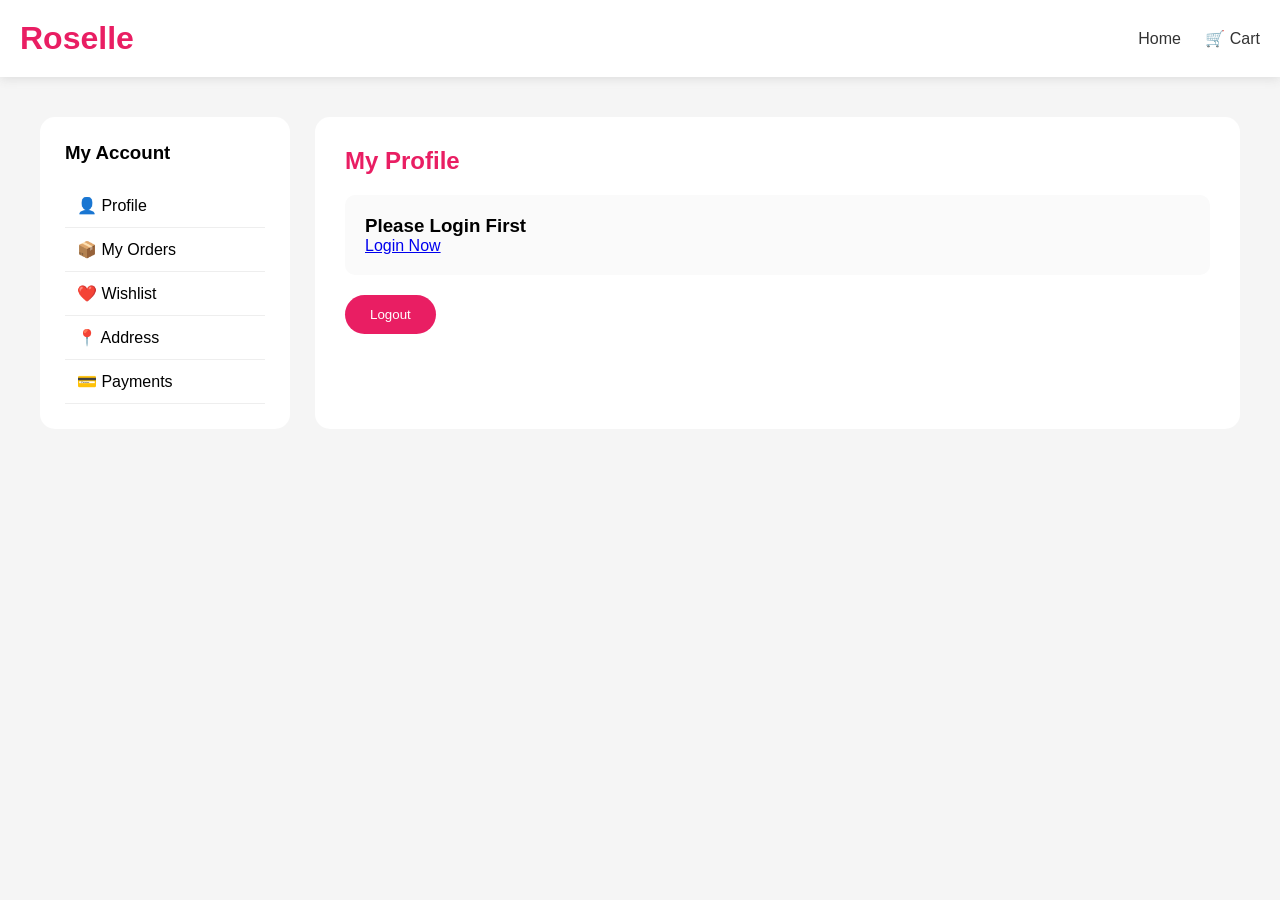
<file: account.html>
<!DOCTYPE html>
<html lang="en">

<head>

<meta charset="UTF-8">
<meta name="viewport" content="width=device-width, initial-scale=1.0">

<title>Roselle - My Account</title>


<style>

*{
margin:0;
padding:0;
box-sizing:border-box;
font-family:Arial,sans-serif;
}


body{

background:#f5f5f5;

}



header{

background:white;

padding:20px;

display:flex;

justify-content:space-between;

align-items:center;

box-shadow:0 2px 10px #ddd;

}



.logo{

font-size:32px;

font-weight:bold;

color:#e91e63;

}



header a{

text-decoration:none;

color:#333;

margin-left:20px;

}



.container{

display:flex;

gap:25px;

padding:40px;

}



.sidebar{

background:white;

width:250px;

padding:25px;

border-radius:15px;

}



.sidebar h3{

margin-bottom:20px;

}



.sidebar p{

padding:12px;

cursor:pointer;

border-bottom:1px solid #eee;

}



.profile{

background:white;

flex:1;

padding:30px;

border-radius:15px;

}



.profile h2{

color:#e91e63;

margin-bottom:20px;

}



.info{

background:#fafafa;

padding:20px;

border-radius:10px;

}



button{

margin-top:20px;

padding:12px 25px;

background:#e91e63;

color:white;

border:none;

border-radius:25px;

cursor:pointer;

}



@media(max-width:700px){


.container{

flex-direction:column;

padding:20px;

}


.sidebar{

width:100%;

}


}


</style>

</head>



<body>



<header>


<div class="logo">
Roselle
</div>



<div>

<a href="index.html">
Home
</a>


<a href="cart.html">
🛒 Cart
</a>


</div>


</header>






<div class="container">



<div class="sidebar">


<h3>
My Account
</h3>


<p>
👤 Profile
</p>


<p>
📦 My Orders
</p>


<p>
❤️ Wishlist
</p>


<p>
📍 Address
</p>


<p>
💳 Payments
</p>



</div>







<div class="profile">


<h2>
My Profile
</h2>



<div class="info" id="userInfo">


</div>



<button onclick="logout()">

Logout

</button>



</div>



</div>








<script>


let user = 
JSON.parse(
localStorage.getItem("roselleUser")
);



if(user){


document.getElementById("userInfo").innerHTML = `


<h3>
${user.name}
</h3>

<br>


<p>
📱 Mobile : ${user.mobile}
</p>


<p>
📧 Email : ${user.email}
</p>


<br>


<p>
Orders : 0
</p>


<p>
Wishlist Items : 0
</p>



`;


}

else{


document.getElementById("userInfo").innerHTML=

`

<h3>
Please Login First
</h3>

<a href="login.html">
Login Now
</a>

`;

}





function logout(){


localStorage.removeItem("loggedIn");


localStorage.removeItem("roselleUser");


alert(
"Logged out successfully"
);



window.location.href="index.html";


}



</script>



</body>

</html>
</file>
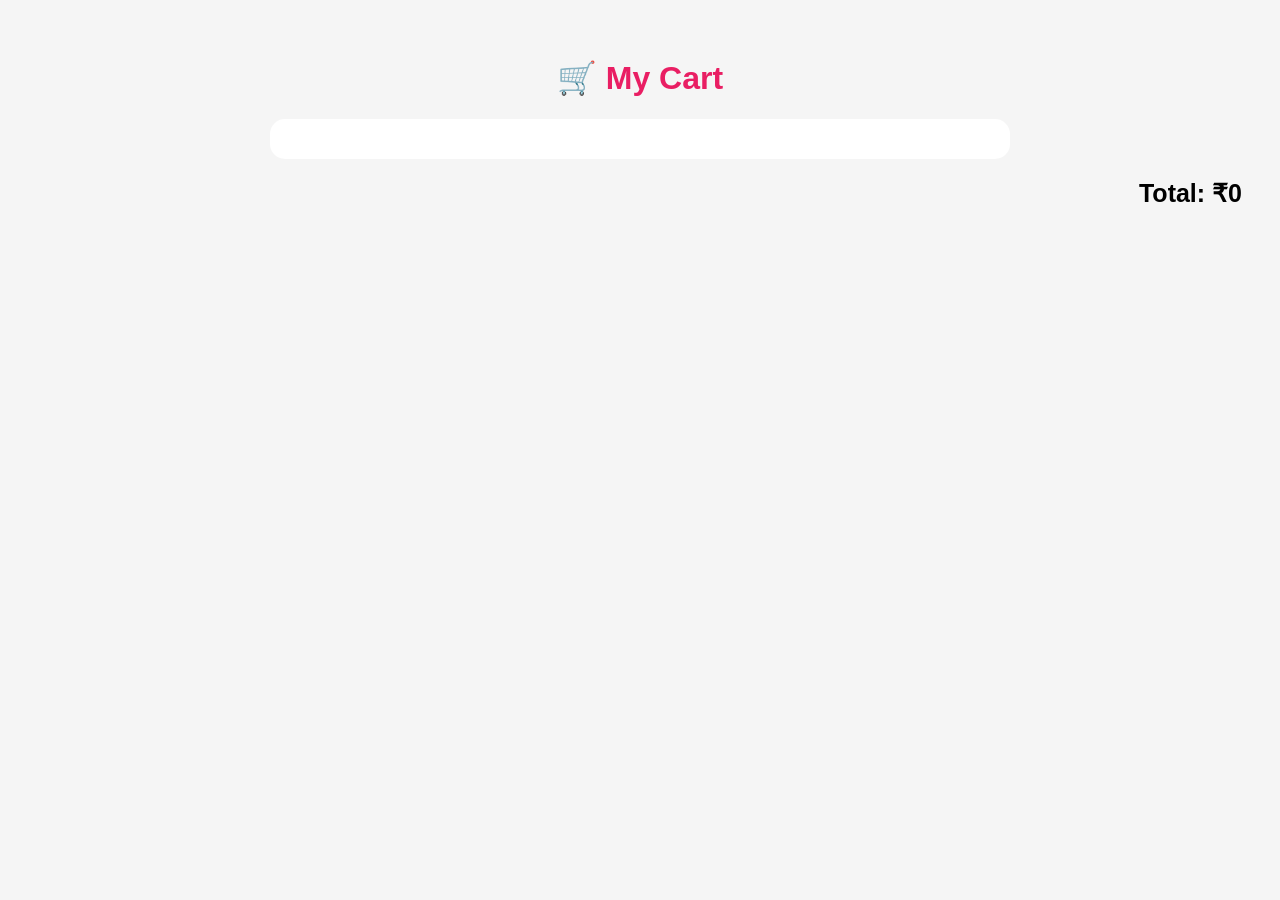
<file: cart.html>
<!DOCTYPE html>
<html>

<head>

<title>
Roselle Cart
</title>


<style>

body{

font-family:Arial;

background:#f5f5f5;

padding:30px;

}


h1{

text-align:center;

color:#e91e63;

}



.cart-box{

background:white;

padding:20px;

margin:20px auto;

max-width:700px;

border-radius:15px;

}



.item{

display:flex;

justify-content:space-between;

align-items:center;

padding:15px;

border-bottom:1px solid #ddd;

}



button{

padding:8px 15px;

border:none;

background:#e91e63;

color:white;

border-radius:20px;

cursor:pointer;

}



.total{

font-size:25px;

font-weight:bold;

text-align:right;

margin-top:20px;

}


</style>

</head>


<body>


<h1>
🛒 My Cart
</h1>



<div class="cart-box" id="cartItems">


</div>



<div class="total" id="total">

</div>



<script>


let cart = JSON.parse(localStorage.getItem("cart")) || [];



function displayCart(){


let box=document.getElementById("cartItems");


box.innerHTML="";


let total=0;



cart.forEach((item,index)=>{


total += item.price * item.quantity;



box.innerHTML += `


<div class="item">


<div>

<h3>${item.name}</h3>

<p>
₹${item.price}
</p>


</div>



<div>


<button onclick="changeQty(${index},-1)">
-
</button>


${item.quantity}


<button onclick="changeQty(${index},1)">
+
</button>


<button onclick="removeItem(${index})">
Remove
</button>


</div>


</div>


`;



});



document.getElementById("total").innerHTML=

"Total: ₹"+total;



localStorage.setItem(
"cart",
JSON.stringify(cart)
);



}



function changeQty(index,value){


cart[index].quantity += value;


if(cart[index].quantity<=0){

cart[index].quantity=1;

}


displayCart();


}



function removeItem(index){


cart.splice(index,1);


displayCart();


}



displayCart();



</script>



</body>

</html>
</file>
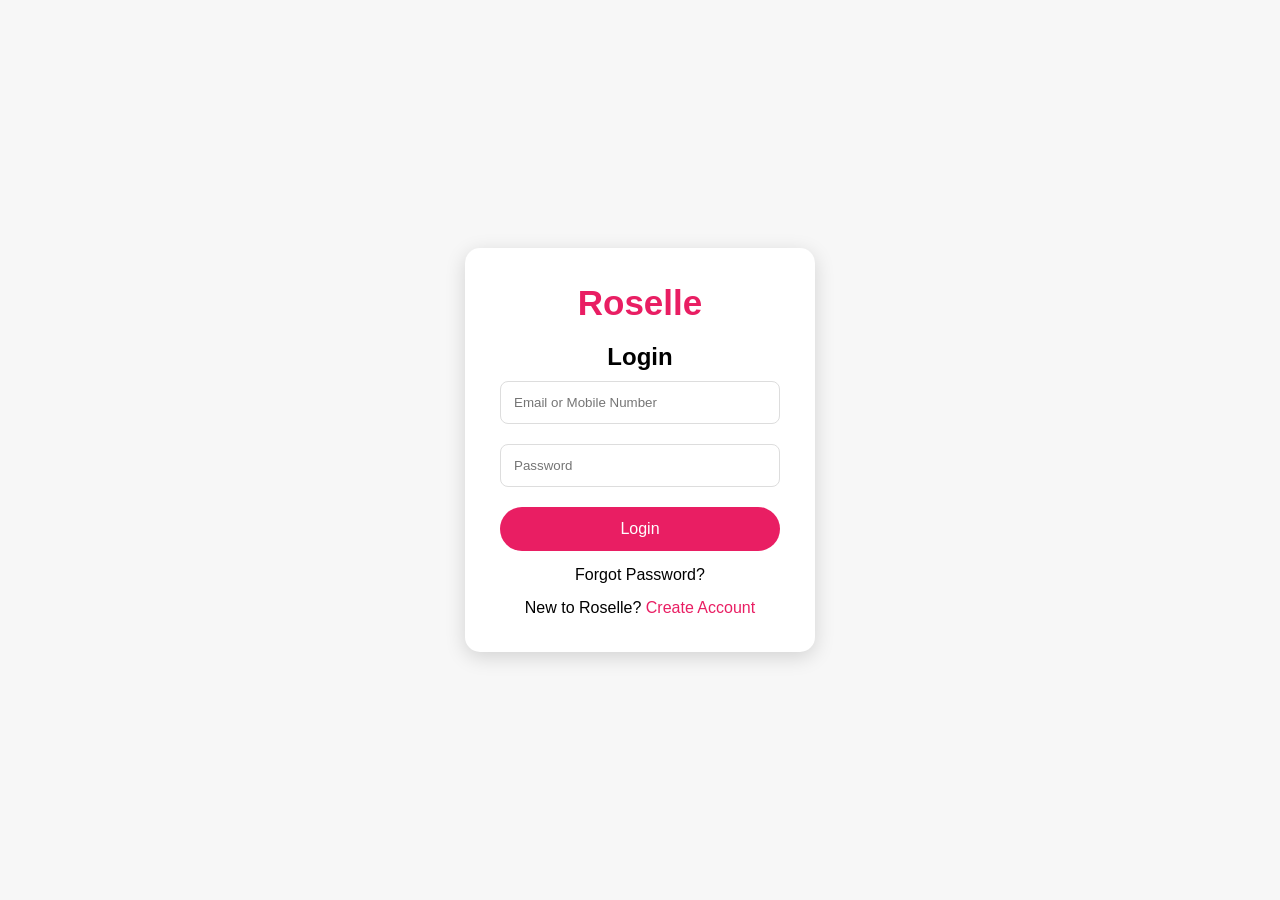
<file: login.html>
<!DOCTYPE html>
<html lang="en">

<head>

<meta charset="UTF-8">
<meta name="viewport" content="width=device-width, initial-scale=1.0">

<title>Roselle - Login</title>

<style>

*{
margin:0;
padding:0;
box-sizing:border-box;
font-family:Arial,sans-serif;
}


body{

height:100vh;
display:flex;
justify-content:center;
align-items:center;
background:#f7f7f7;

}


.login-container{

width:350px;
background:white;
padding:35px;
border-radius:15px;
box-shadow:0 5px 20px rgba(0,0,0,0.15);
text-align:center;

}



.logo{

font-size:35px;
font-weight:bold;
color:#e91e63;
margin-bottom:20px;

}



input{

width:100%;
padding:13px;
margin:10px 0;
border:1px solid #ddd;
border-radius:8px;

}



button{

width:100%;
padding:13px;
background:#e91e63;
color:white;
border:none;
border-radius:25px;
font-size:16px;
cursor:pointer;
margin-top:10px;

}



button:hover{

background:#c2185b;

}



a{

color:#e91e63;
text-decoration:none;

}



p{

margin-top:15px;

}



</style>

</head>


<body>


<div class="login-container">


<div class="logo">
Roselle
</div>


<h2>
Login
</h2>



<input 
type="email"
id="email"
placeholder="Email or Mobile Number">



<input 
type="password"
id="password"
placeholder="Password">



<button onclick="login()">
Login
</button>



<p>
Forgot Password?
</p>



<p>
New to Roselle?
<a href="signup.html">
Create Account
</a>
</p>


</div>





<script>


function login(){


let user =
JSON.parse(
localStorage.getItem("roselleUser")
);



let email =
document.getElementById("email").value;



let password =
document.getElementById("password").value;




if(user && 
user.email === email &&
user.password === password){



localStorage.setItem(
"loggedIn",
"true"
);



alert(
"Login Successful"
);



window.location.href="index.html";


}


else{


alert(
"Invalid email or password"
);


}



}



</script>


</body>

</html>
</file>
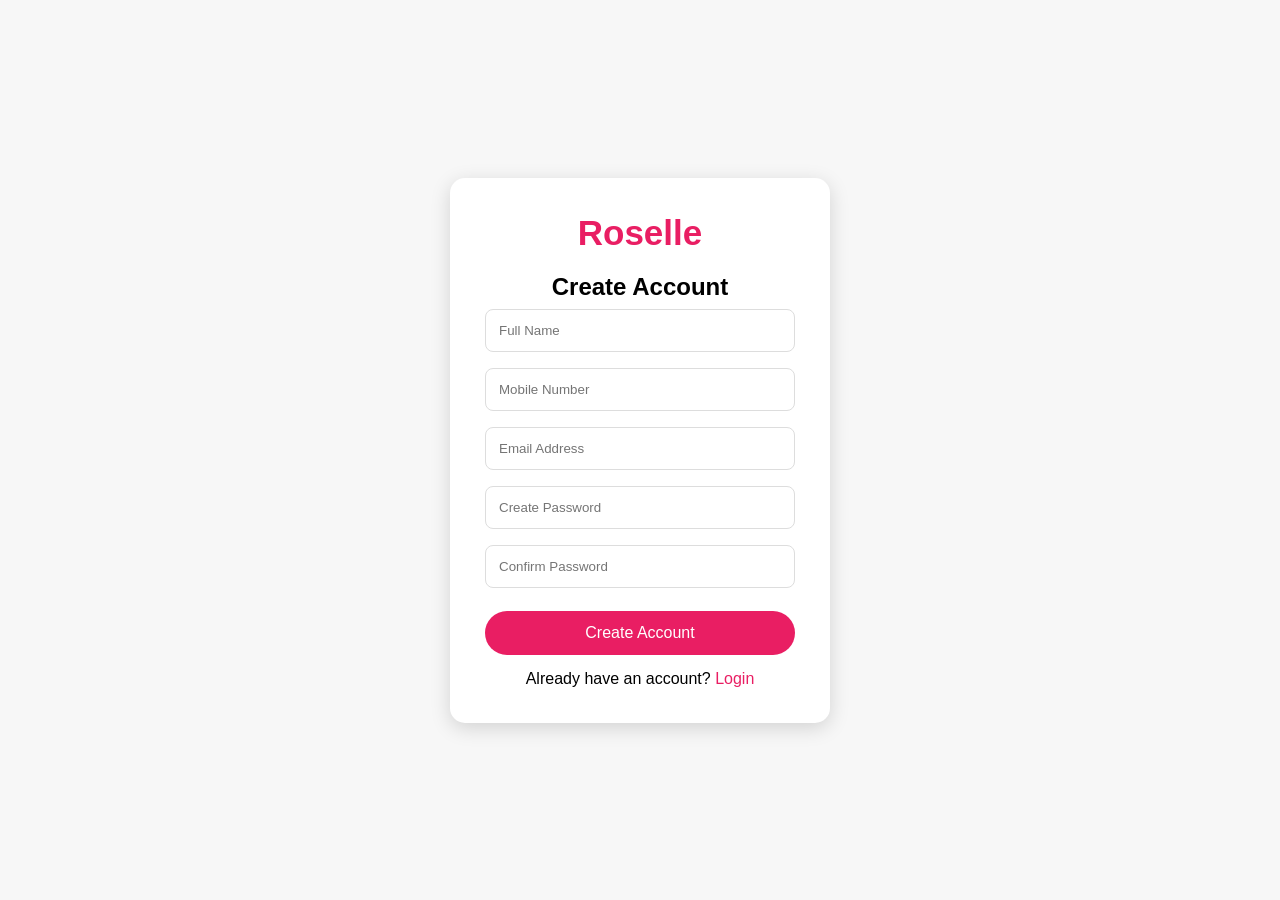
<file: signup.html>
<!DOCTYPE html>
<html lang="en">

<head>

<meta charset="UTF-8">
<meta name="viewport" content="width=device-width, initial-scale=1.0">

<title>Roselle - Signup</title>


<style>

*{
margin:0;
padding:0;
box-sizing:border-box;
font-family:Arial,sans-serif;
}


body{

height:100vh;
display:flex;
justify-content:center;
align-items:center;
background:#f7f7f7;

}



.signup-container{

width:380px;
background:white;
padding:35px;
border-radius:15px;
box-shadow:0 5px 20px rgba(0,0,0,0.15);
text-align:center;

}



.logo{

font-size:35px;
font-weight:bold;
color:#e91e63;
margin-bottom:20px;

}



input{

width:100%;
padding:13px;
margin:8px 0;
border:1px solid #ddd;
border-radius:8px;

}



button{

width:100%;
padding:13px;
margin-top:15px;

background:#e91e63;

color:white;

border:none;

border-radius:25px;

font-size:16px;

cursor:pointer;

}



button:hover{

background:#c2185b;

}



a{

color:#e91e63;
text-decoration:none;

}



p{

margin-top:15px;

}



</style>


</head>


<body>



<div class="signup-container">



<div class="logo">
Roselle
</div>


<h2>
Create Account
</h2>



<input 
type="text"
id="name"
placeholder="Full Name">



<input 
type="text"
id="mobile"
placeholder="Mobile Number">



<input 
type="email"
id="email"
placeholder="Email Address">



<input 
type="password"
id="password"
placeholder="Create Password">



<input 
type="password"
id="confirmPassword"
placeholder="Confirm Password">





<button onclick="signup()">

Create Account

</button>




<p>

Already have an account?

<a href="login.html">
Login
</a>

</p>



</div>







<script>



function signup(){



let name =
document.getElementById("name").value;



let mobile =
document.getElementById("mobile").value;



let email =
document.getElementById("email").value;



let password =
document.getElementById("password").value;



let confirmPassword =
document.getElementById("confirmPassword").value;





if(
name=="" ||
mobile=="" ||
email=="" ||
password==""
){


alert(
"Please fill all details"
);


return;


}




if(password !== confirmPassword){


alert(
"Passwords do not match"
);


return;


}




let user={


name:name,

mobile:mobile,

email:email,

password:password


};





localStorage.setItem(

"roselleUser",

JSON.stringify(user)

);





alert(

"Account created successfully 🎉"

);





window.location.href="login.html";



}



</script>



</body>

</html>
</file>
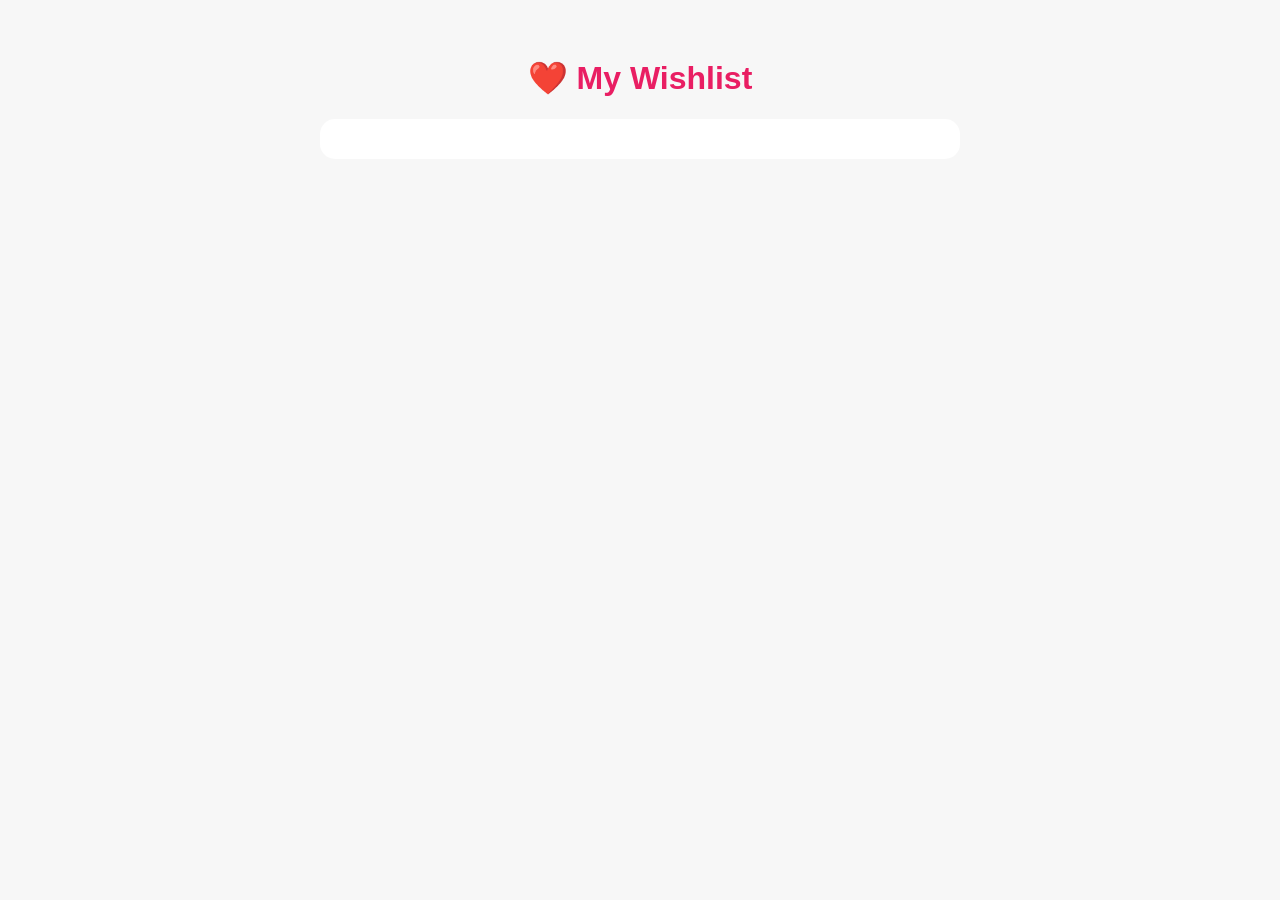
<file: Wishlist.html>
<!DOCTYPE html>
<html>

<head>

<title>
Roselle Wishlist
</title>


<style>

body{

font-family:Arial;

background:#f7f7f7;

padding:30px;

}


h1{

text-align:center;

color:#e91e63;

}


.wishlist{

background:white;

max-width:600px;

margin:auto;

padding:20px;

border-radius:15px;

}


.item{

display:flex;

justify-content:space-between;

align-items:center;

padding:15px;

border-bottom:1px solid #ddd;

}


button{

background:#e91e63;

color:white;

border:none;

padding:10px 15px;

border-radius:20px;

cursor:pointer;

}


</style>


</head>



<body>


<h1>
❤️ My Wishlist
</h1>



<div class="wishlist" id="wishlist">


</div>




<script>


let wishlist = 
JSON.parse(
localStorage.getItem("wishlist")
) || [];



function showWishlist(){


let box =
document.getElementById("wishlist");


box.innerHTML="";



wishlist.forEach((item,index)=>{


box.innerHTML += `


<div class="item">


<div>

<h3>
${item.name}
</h3>


<p>
₹${item.price}
</p>


</div>



<button onclick="removeWishlist(${index})">

Remove

</button>



</div>


`;


});


}



function removeWishlist(index){


wishlist.splice(index,1);



localStorage.setItem(

"wishlist",

JSON.stringify(wishlist)

);



showWishlist();


}



showWishlist();



</script>



</body>

</html>
</file>
